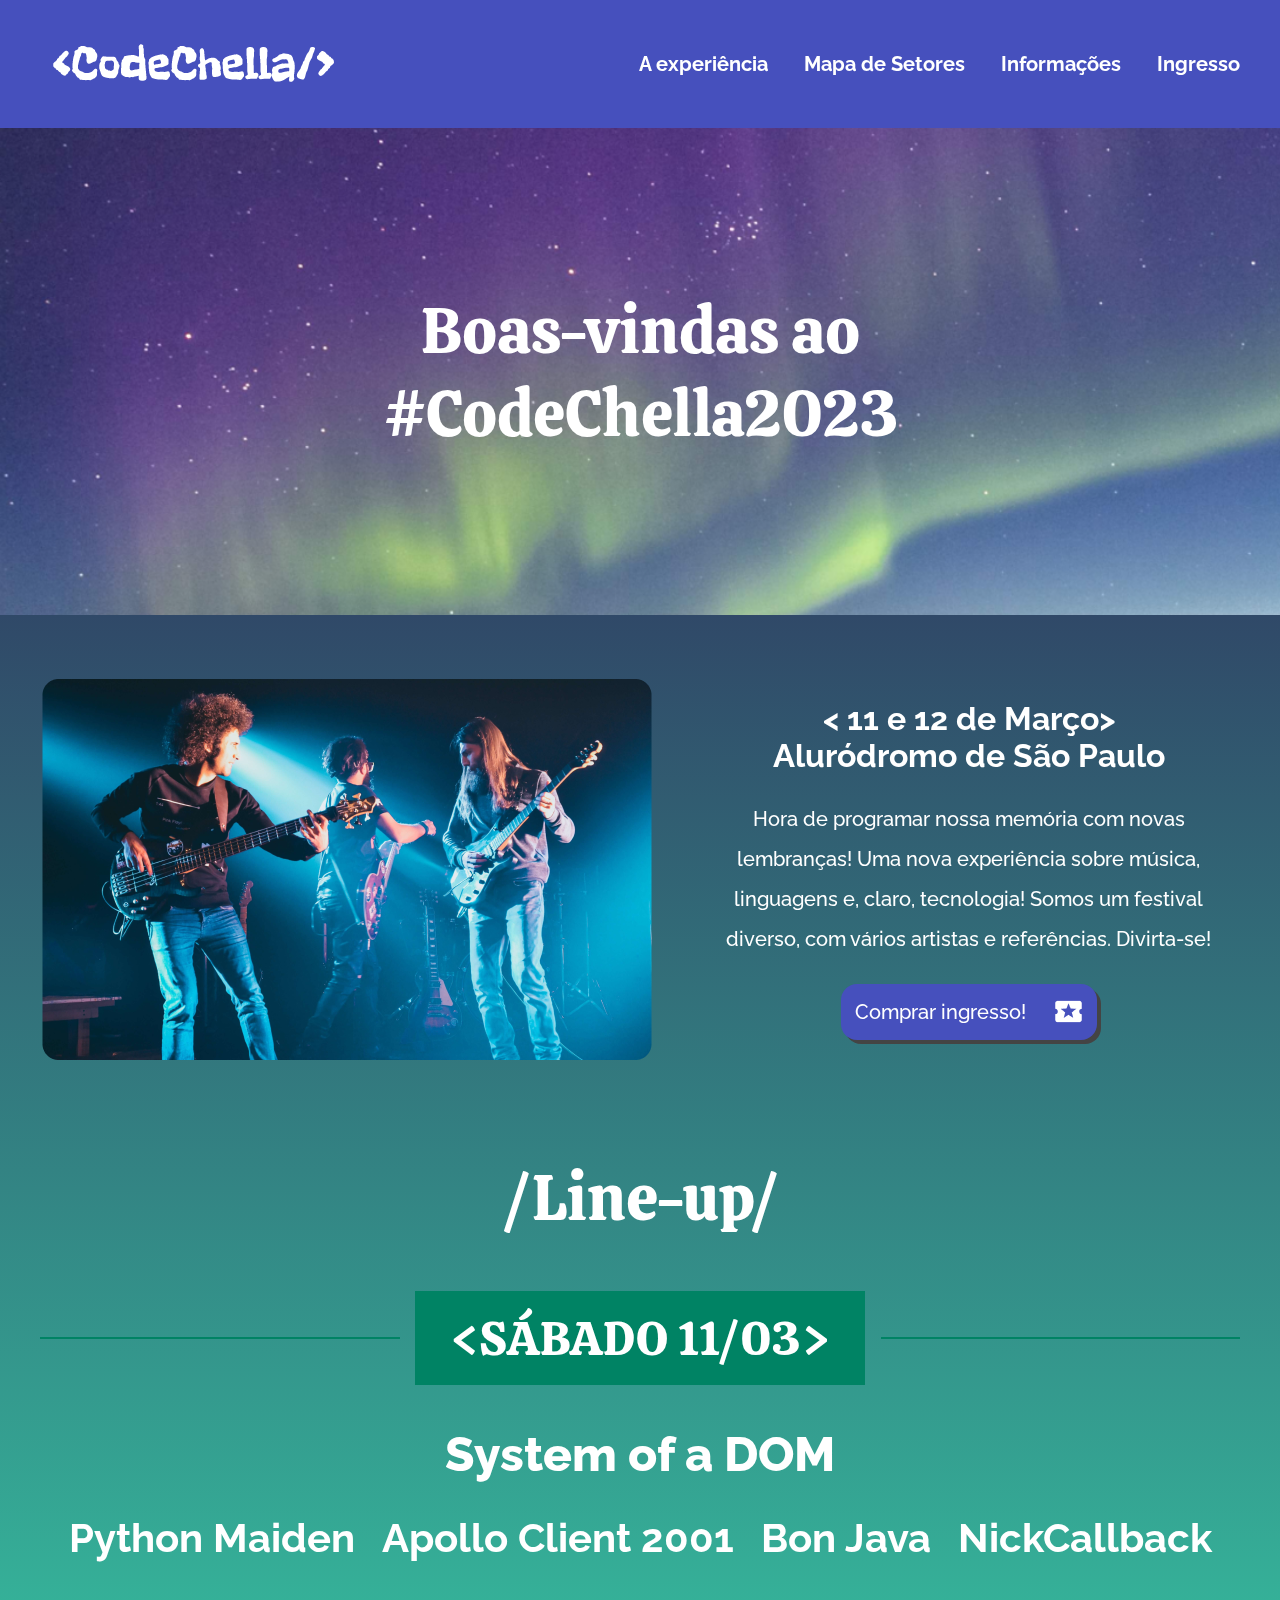
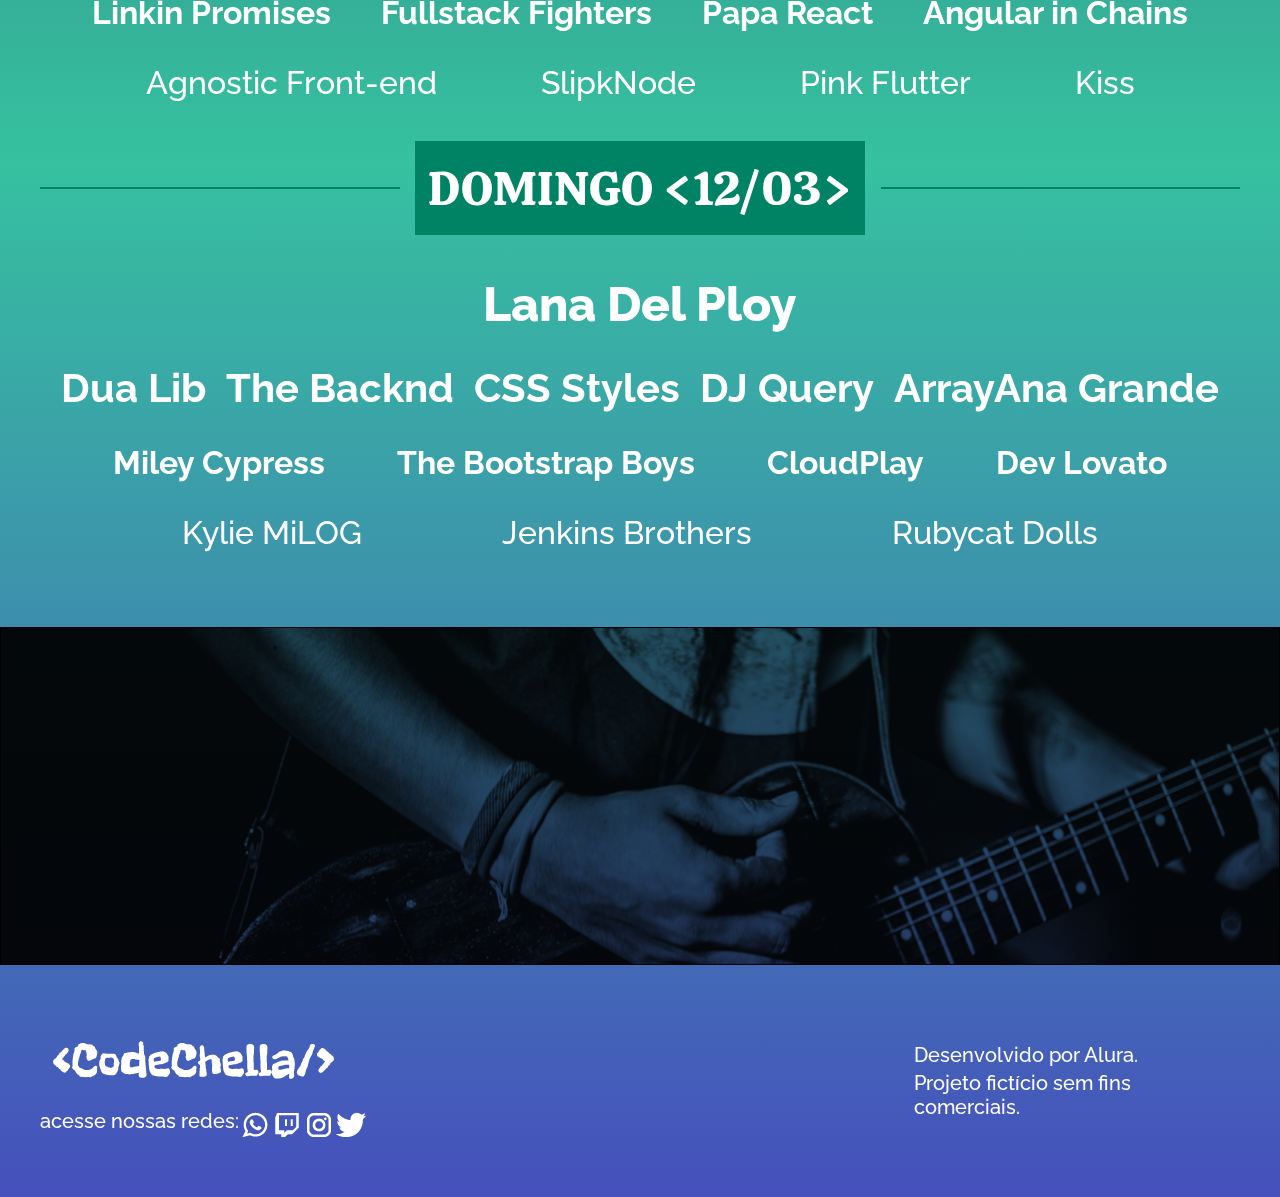
<file: index.html>
<!DOCTYPE html>
<html lang="PT-BR">

<head>
    <meta charset="UTF-8">
    <meta http-equiv="X-UA-Compatible" content="IE=edge">
    <meta name="viewport" content="width=device-width, initial-scale=1.0">
    <link rel="shortcut icon" href="img/Favicon-cinza.png" type="image/x-icon">
    <link rel="stylesheet" href="/Assets/index.css">
    <link href="https://cdn.jsdelivr.net/npm/bootstrap@5.3.0/dist/css/bootstrap.min.css" rel="stylesheet" integrity="sha384-9ndCyUaIbzAi2FUVXJi0CjmCapSmO7SnpJef0486qhLnuZ2cdeRhO02iuK6FUUVM" crossorigin="anonymous">
    <title>CodeChella</title>
</head>

<body>
    <header class="body_cabecalho">
        <div class="body_center">
            <a href="index.html"><img src="/img/Logo-branco.png" alt="Logo da CodeChella"></a>
            <nav class="cabecalho_menu_links">
                <ul>
                    <li><a href="experiencia.html">A experiência</a></li>
                    <li><a href="setores.html">Mapa de Setores</a></li>
                    <li><a href="informacoes.html">Informações</a></li>
                    <li><a href="ingressos.html">Ingresso</a></li>
                </ul>
            </nav>
        </div>
    </header>
    <main>
        <section class="background">
            <!--<img src="Tema Boreal/Desktop/Imagens/1 - Banner - homepage.png" alt="Banner do CodeChella"> -->
            <h1>Boas-vindas ao</h1>
            <p>#CodeChella2023</p>
        </section>
        <section class="main_body">
            <div class="sobre">
                <div class="sobre_first">
                    <img src="Tema Boreal/Desktop/Imagens/1 - Imagem - homepage1.png" alt="">
                    <div class="sobre_text">
                        <h6>
                            < 11 e 12 de Março>
                                <br>Aluródromo de São Paulo
                        </h6>
                        <p>
                            Hora de programar nossa memória com novas lembranças! Uma nova experiência sobre música,
                            linguagens e, claro, tecnologia! Somos um festival diverso, com vários artistas e
                            referências.
                            Divirta-se!
                        </p>

                        <a href="http://">Comprar ingresso! <img
                                src="Tema Boreal/Desktop/Ícones/pngs/ícone ingresso.png"
                                alt=" botão para comprar ingresso"></a>
                    </div>
                </div>
            </div>
            <div class="line-up">
                <h1>/Line-up/</h1>
            </div>
            <section class="lineup_sabado_domingo">
                <div class="lineup_sabado_domingo_title">
                    <div class="line_right"></div>
                    <h3>
                        &lt;SÁBADO 11/03&GT;
                    </h3>
                    <div class="line_left"></div>
                </div>
                <section class="lineup_sabado_domingo_bandas">

                    <h2>
                        System of a DOM
                    </h2>
                    <h5>
                        <p>Python Maiden</p>
                        <p>Apollo Client 2001</p>
                        <p>Bon Java</p>
                        <p>NickCallback</p>
                    </h5>
                    <h6>
                        <p>Linkin Promises</p>
                        <p>Fullstack Fighters</p>
                        <p>Papa React</p>
                        <p>Angular in Chains</p>
                    </h6>
                    <h4>
                        <p>Agnostic Front-end</p>
                        <p>SlipkNode</p>
                        <p>Pink Flutter</p>
                        <p>Kiss</p>
                    </h4>
                </section>
            </section>

            <section class="lineup_sabado_domingo">
                <div class="lineup_sabado_domingo_title">
                    <div class="line_right"></div>
                    <h3>
                        DOMINGO &lt;12/03&GT;
                    </h3>
                    <div class="line_left"></div>
                </div>
                <section class="lineup_sabado_domingo_bandas">

                    <h2>
                        Lana Del Ploy
                    </h2>
                    <h5>
                        <p>Dua Lib</p>
                        <p>The Backnd</p>
                        <p>CSS Styles</p>
                        <p>DJ Query</p>
                        <p>ArrayAna Grande</p>
                    </h5>
                    <h6>
                        <p>Miley Cypress</p>
                        <p>The Bootstrap Boys</p>
                        <p>CloudPlay</p>
                        <p>Dev Lovato</p>
                    </h6>
                    <h4>
                        <p>Kylie MiLOG</p>
                        <p>Jenkins Brothers</p>
                        <p>Rubycat Dolls</p>
                    </h4>
                </section>
            </section>
            <section class="background_img">
            </section>
            <footer class="rodape">
                <div class="rodape_left">
                    <a class="rodape_logo" href="http://"><img src="img/Logo-branco.png" alt="logo CodeChella"></a>
                    <section class="rodape_redes_sociais">
                        <p>acesse nossas redes:</p>
                        <a href="http://"><img src="Tema Boreal/Desktop/Ícones/pngs/Ícones whatsapp.png"
                                alt="WhatsApp"></a>
                        <a href="http://"><img src="Tema Boreal/Desktop/Ícones/pngs/Ícones Twitch.png" alt="Twitch"></a>
                        <a href="http://"><img src="Tema Boreal/Desktop/Ícones/pngs/Ícones Instagram.png"
                                alt="Instagram"></a>
                        <a href="http://"><img src="Tema Boreal/Desktop/Ícones/pngs/Ícones Twitter.png"
                                alt="Twitter"></a>
                    </section>
                </div>
                <section class="rodape_sobre">
                    <p>Desenvolvido por Alura.</p>
                    <p>Projeto fictício sem fins comerciais.</p>
                </section>
            </footer>
        </section>
    </main>
</body>

</html>
</file>
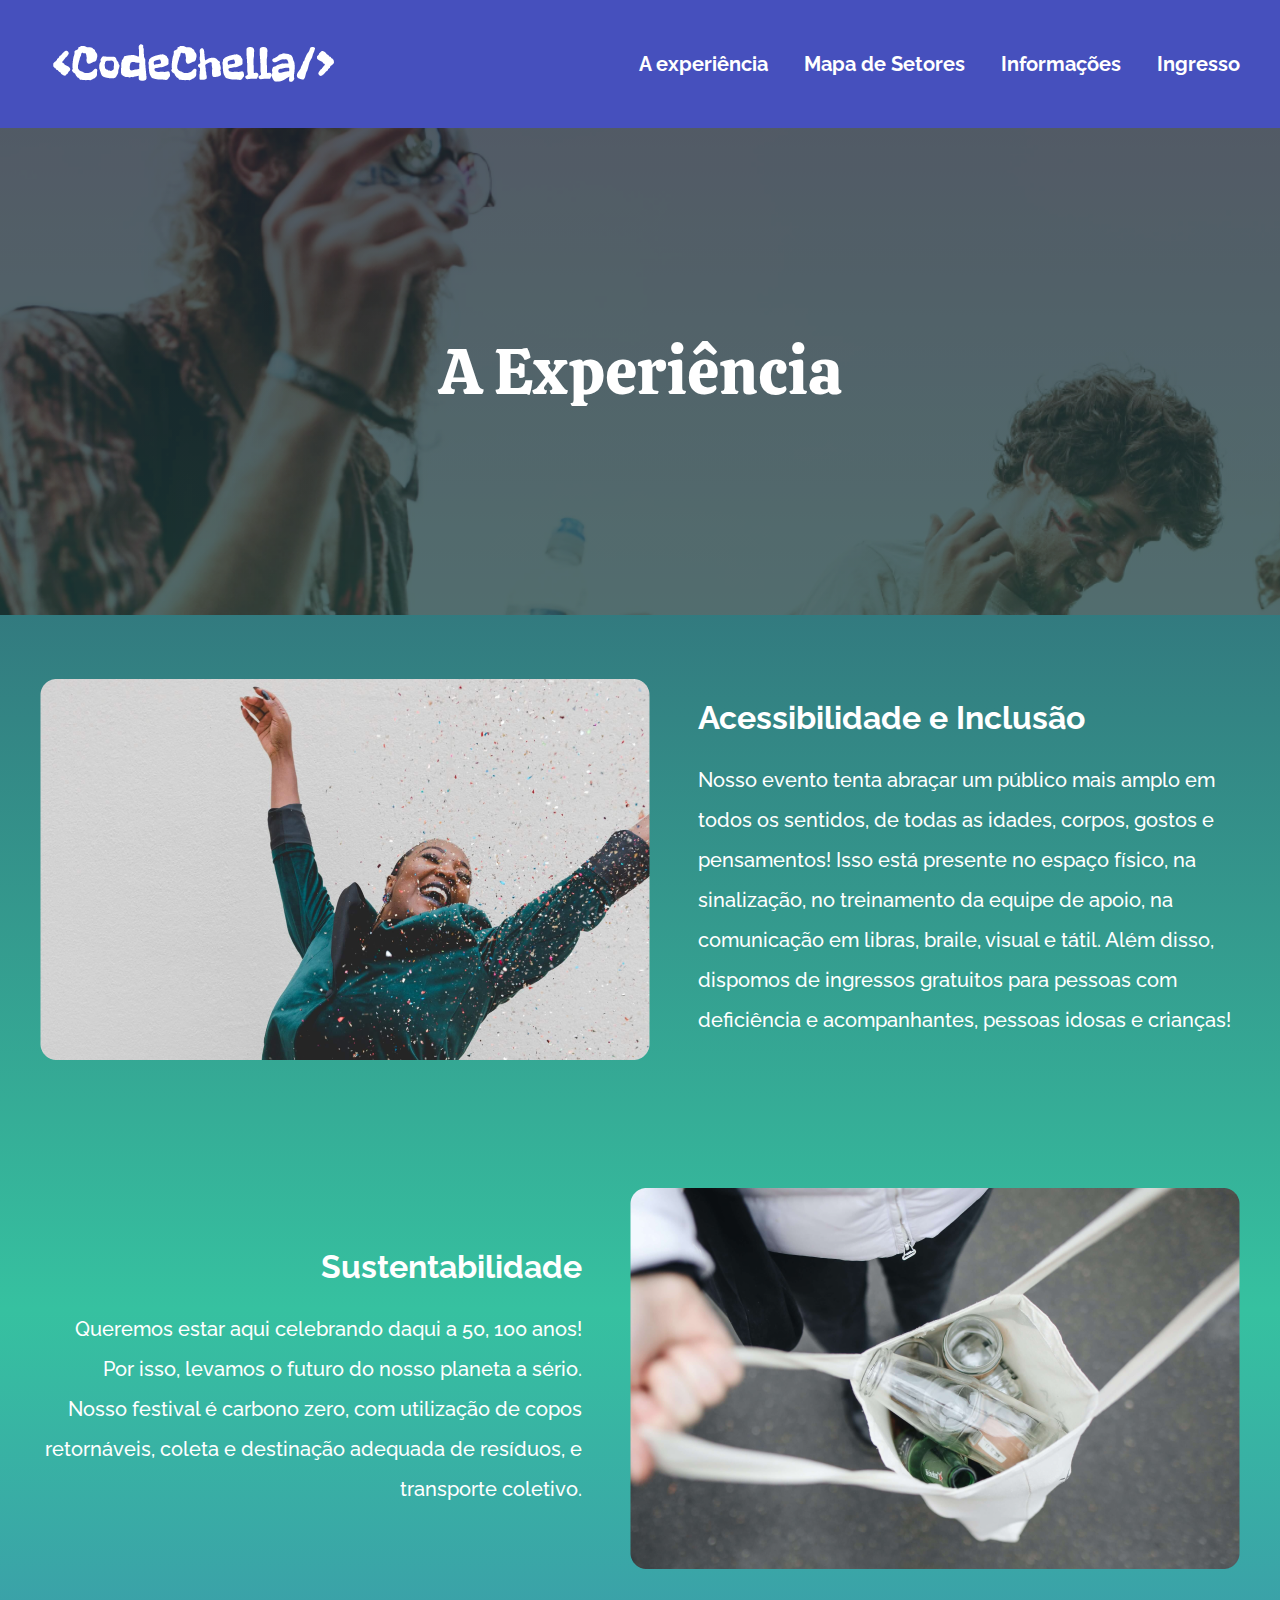
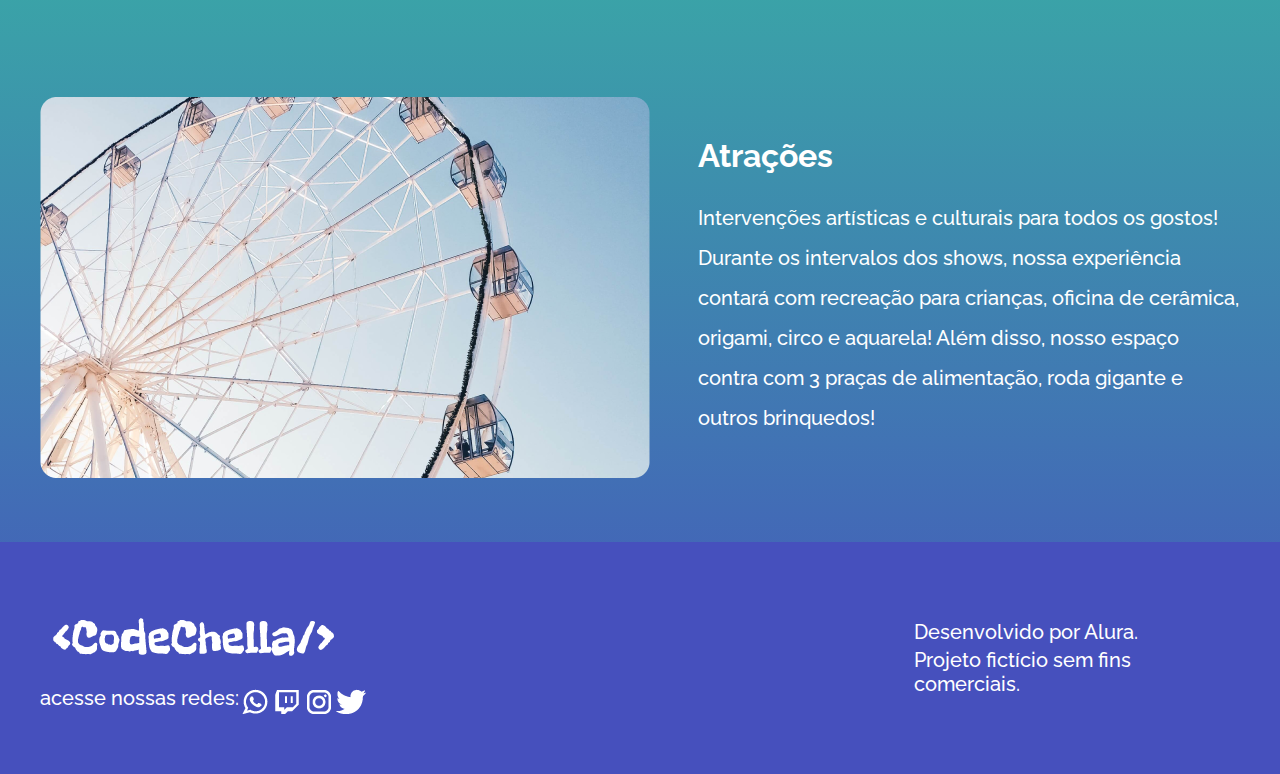
<file: experiencia.html>
<!DOCTYPE html>
<html lang="PT-BR">

<head>
    <meta charset="UTF-8">
    <meta http-equiv="X-UA-Compatible" content="IE=edge">
    <meta name="viewport" content="width=device-width, initial-scale=1.0">
    <link rel="shortcut icon" href="img/Favicon-cinza.png" type="image/x-icon">
    <link rel="stylesheet" href="/Assets/index.css">
    <link rel="stylesheet" href="/Assets/experiencia.css">
    <title>Experiência</title>
</head>

<body>
    <header class="body_cabecalho">
        <div class="body_center">
            <a href="index.html"><img src="/img/Logo-branco.png" alt="Logo da CodeChella"></a>
            <nav class="cabecalho_menu_links">
                <ul>
                    <li><a href="experiencia.html">A experiência</a></li>
                    <li><a href="setores.html">Mapa de Setores</a></li>
                    <li><a href="">Informações</a></li>
                    <li><a href="">Ingresso</a></li>
                </ul>
            </nav>
        </div>
    </header>
    <main>
        <section class="main_body">
            <section class="background">
                <!--<img src="Tema Boreal/Desktop/Imagens/1 - Banner - homepage.png" alt="Banner do CodeChella"> -->
                <h1>A Experiência</h1>
            </section>
            <section class="acessibilidade section">
                <img src="Tema Boreal/Desktop/Imagens/2 - A Experiência1.png"
                    alt="No CodeChella tem acessibilidade e inclusao" />
                <div>
                    <h6>Acessibilidade e Inclusão</h6>
                    <p>
                        Nosso evento tenta abraçar um público mais amplo em todos os sentidos, de todas as idades,
                        corpos,
                        gostos e pensamentos! Isso está presente no espaço físico, na sinalização, no treinamento da
                        equipe
                        de apoio, na comunicação em libras, braile, visual e tátil. Além disso, dispomos de ingressos
                        gratuitos para pessoas com deficiência e acompanhantes, pessoas idosas e crianças!
                    </p>
                </div>
            </section>
            <section class="sustentabilidade section">
                <div>
                    <h6>Sustentabilidade</h6>
                    <p>
                        Queremos estar aqui celebrando daqui a 50, 100 anos! Por isso, levamos o futuro do nosso planeta
                        a
                        sério. Nosso festival é carbono zero, com utilização de copos retornáveis, coleta e destinação
                        adequada de resíduos, e transporte coletivo.
                    </p>
                </div>
                <img src="Tema Boreal/Desktop/Imagens/2 - A Experiência2.png"
                    alt="No CodeChella tem acessibilidade e inclusao" />
            </section>
            <section class="atracoes section">
                <img src="Tema Boreal/Desktop/Imagens/2 - A Experiência3.png"
                    alt="No CodeChella tem acessibilidade e inclusao" />
                <div>
                    <h6>Atrações</h6>
                    <p>
                        Intervenções artísticas e culturais para todos os gostos! Durante os intervalos dos shows, nossa
                        experiência contará com recreação para crianças, oficina de cerâmica, origami, circo e aquarela!
                        Além disso, nosso espaço contra com 3 praças de alimentação, roda gigante e outros brinquedos!
                    </p>
                </div>
            </section>
            <div class="content-footer">
                <footer class="rodape">
                    <div class="rodape_left">
                        <a class="rodape_logo" href="http://"><img src="img/Logo-branco.png" alt="logo CodeChella"></a>
                        <section class="rodape_redes_sociais">
                            <p>acesse nossas redes:</p>
                            <a href="http://"><img src="Tema Boreal/Desktop/Ícones/pngs/Ícones whatsapp.png"
                                    alt="WhatsApp"></a>
                            <a href="http://"><img src="Tema Boreal/Desktop/Ícones/pngs/Ícones Twitch.png"
                                    alt="Twitch"></a>
                            <a href="http://"><img src="Tema Boreal/Desktop/Ícones/pngs/Ícones Instagram.png"
                                    alt="Instagram"></a>
                            <a href="http://"><img src="Tema Boreal/Desktop/Ícones/pngs/Ícones Twitter.png"
                                    alt="Twitter"></a>
                        </section>
                    </div>
                    <section class="rodape_sobre">
                        <p>Desenvolvido por Alura.</p>
                        <p>Projeto fictício sem fins comerciais.</p>
                    </section>
                </footer>
            </div>
        </section>
    </main>
</body>
</file>
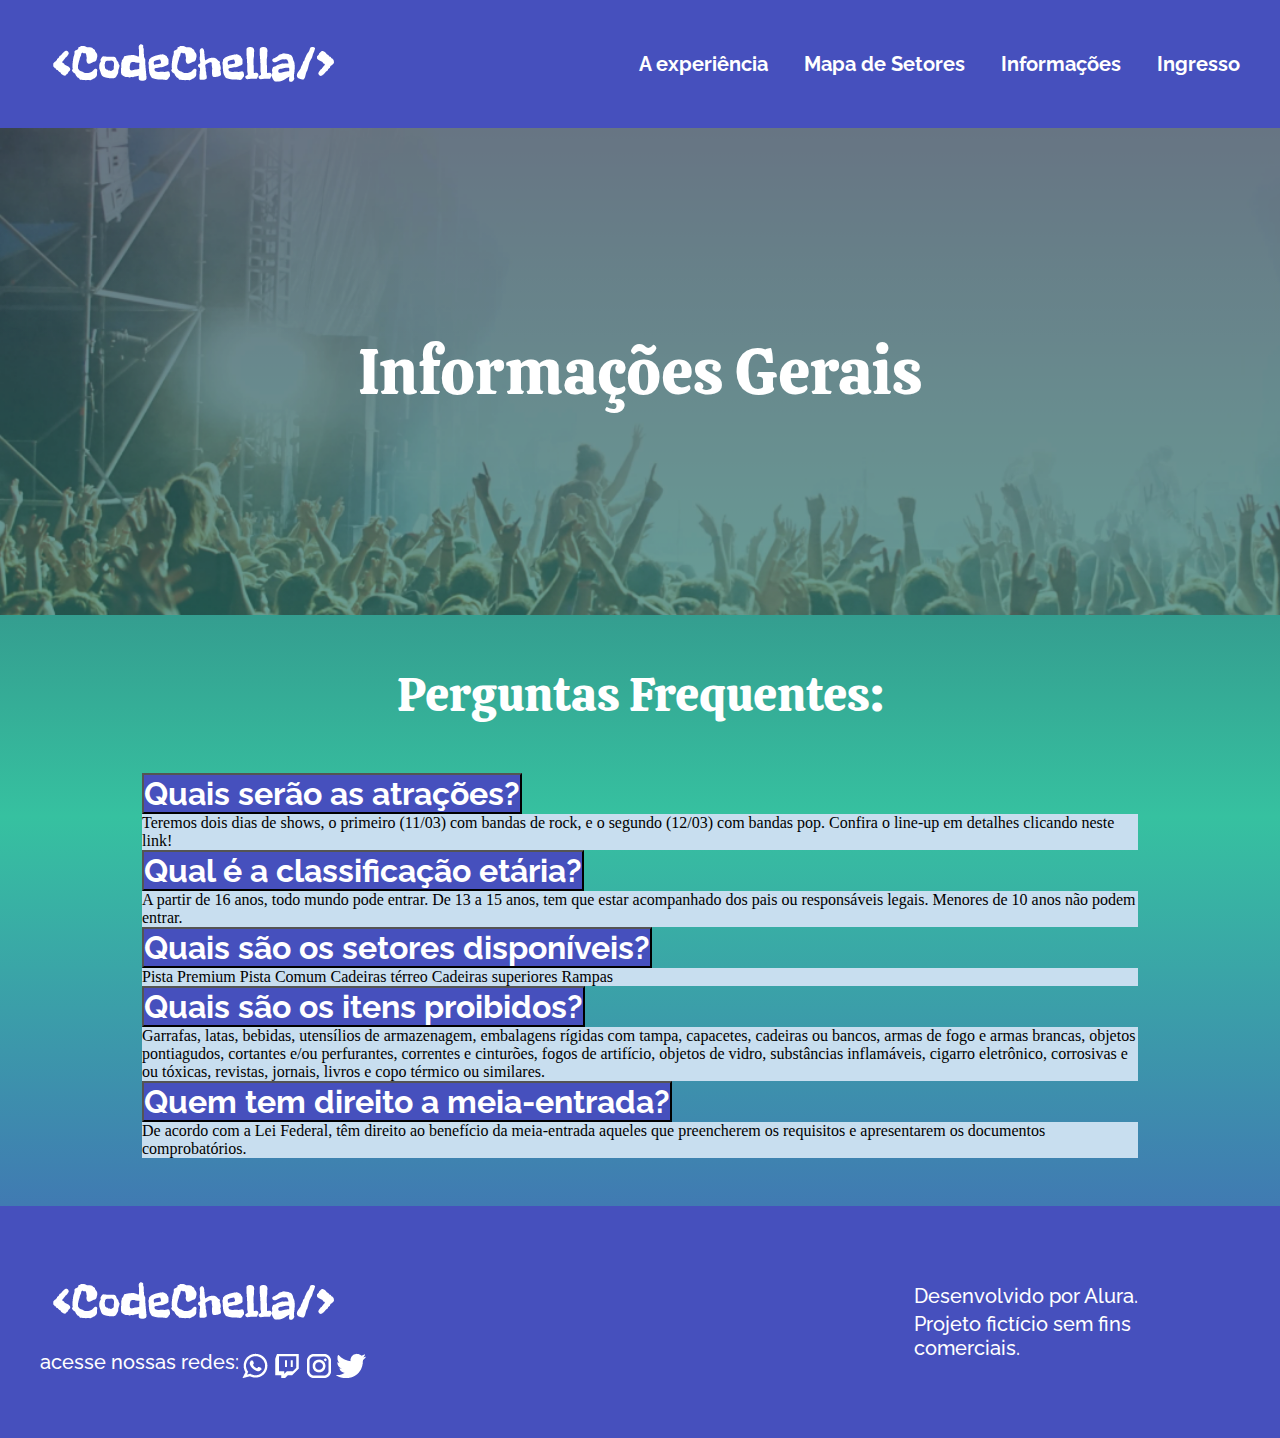
<file: informacoes.html>
<!DOCTYPE html>
<html lang="PT-BR">

<head>
    <meta charset="UTF-8">
    <meta http-equiv="X-UA-Compatible" content="IE=edge">
    <meta name="viewport" content="width=device-width, initial-scale=1.0">
    <link rel="shortcut icon" href="img/Favicon-cinza.png" type="image/x-icon">
    <link rel="stylesheet" href="/Assets/index.css">
    <link rel="stylesheet" href="/Assets/experiencia.css">
    <link rel="stylesheet" href="/Assets/setores.css">
    <link rel="stylesheet" href="/Assets/informacoes.css">
    <link href="https://cdn.jsdelivr.net/npm/bootstrap@5.3.0/dist/css/bootstrap.min.css" rel="stylesheet" integrity="sha384-9ndCyUaIbzAi2FUVXJi0CjmCapSmO7SnpJef0486qhLnuZ2cdeRhO02iuK6FUUVM" crossorigin="anonymous">
    <title>Setores</title>
</head>

<body>
    <header class="body_cabecalho">
        <div class="body_center">
            <a href="index.html"><img src="/img/Logo-branco.png" alt="Logo da CodeChella"></a>
            <nav class="cabecalho_menu_links">
                <ul>
                    <li><a href="experiencia.html">A experiência</a></li>
                    <li><a href="setores.html">Mapa de Setores</a></li>
                    <li><a href="informacoes.html">Informações</a></li>
                    <li><a href="ingressos.html">Ingresso</a></li>
                </ul>
            </nav>
        </div>
    </header>
    <main>
        <section class="main_body">
            <section class="background setores">
                <!--<img src="Tema Boreal/Desktop/Imagens/1 - Banner - homepage.png" alt="Banner do CodeChella"> -->
                <h1>Informações Gerais</h1>
            </section>
            <h3 class="info_titulo">Perguntas Frequentes:</h3>
            <div class="accordion" id="accordionPanelsStayOpenExample">
                <div class="accordion-item">
                  <h2 class="accordion-header">
                    <button class="accordion-button" type="button" data-bs-toggle="collapse" data-bs-target="#panelsStayOpen-collapseOne" aria-expanded="true" aria-controls="panelsStayOpen-collapseOne">
                        <p class="btn_font">Quais serão as atrações?</p>
                    </button>
                  </h2>
                  <div id="panelsStayOpen-collapseOne" class="accordion-collapse collapse show">
                    <div class="accordion-body">
                        Teremos dois dias de shows, o primeiro (11/03) com bandas de rock, e o segundo (12/03) com bandas pop. Confira o line-up em detalhes clicando neste link!
                    </div>
                  </div>
                </div>
                <div class="accordion-item">
                  <h2 class="accordion-header">
                    <button class="accordion-button collapsed" type="button" data-bs-toggle="collapse" data-bs-target="#panelsStayOpen-collapseTwo" aria-expanded="false" aria-controls="panelsStayOpen-collapseTwo">
                        <p class="btn_font">Qual é a classificação etária?</p>
                    </button>
                  </h2>
                  <div id="panelsStayOpen-collapseTwo" class="accordion-collapse collapse">
                    <div class="accordion-body">
                      A partir de 16 anos, todo mundo pode entrar. De 13 a 15 anos, tem que estar acompanhado dos pais ou responsáveis legais. Menores de 10 anos não podem entrar.
                    </div>
                  </div>
                </div>
                <div class="accordion-item">
                  <h2 class="accordion-header">
                    <button class="accordion-button collapsed" type="button" data-bs-toggle="collapse" data-bs-target="#panelsStayOpen-collapseThree" aria-expanded="false" aria-controls="panelsStayOpen-collapseThree">
                        <p class="btn_font">Quais são os setores disponíveis?</p>
                    </button>
                  </h2>
                  <div id="panelsStayOpen-collapseThree" class="accordion-collapse collapse">
                    <div class="accordion-body">
                      Pista Premium
                      Pista Comum
                      Cadeiras térreo
                      Cadeiras superiores
                      Rampas
                    </div>
                  </div>
                </div>
                <div class="accordion-item">
                    <h2 class="accordion-header">
                      <button class="accordion-button collapsed" type="button" data-bs-toggle="collapse" data-bs-target="#panelsStayOpen-collapseFour" aria-expanded="false" aria-controls="panelsStayOpen-collapseFour">
                        <p class="btn_font">Quais são os itens proibidos?</p>
                      </button>
                    </h2>
                    <div id="panelsStayOpen-collapseFour" class="accordion-collapse collapse">
                      <div class="accordion-body">
                        Garrafas, latas, bebidas, utensílios de armazenagem, embalagens rígidas com tampa, capacetes, cadeiras ou bancos, armas de fogo e armas brancas, objetos pontiagudos, cortantes e/ou perfurantes, correntes e cinturões, fogos de artifício, objetos de vidro, substâncias inflamáveis, cigarro eletrônico, corrosivas e ou tóxicas, revistas, jornais, livros e copo térmico ou similares.
                      </div>
                    </div>
                  </div>
                  <div class="accordion-item">
                    <h2 class="accordion-header">
                      <button class="accordion-button collapsed" type="button" data-bs-toggle="collapse" data-bs-target="#panelsStayOpen-collapseFive" aria-expanded="false" aria-controls="panelsStayOpen-collapseFive">
                        <p class="btn_font">Quem tem direito a meia-entrada?</p>
                      </button>
                    </h2>
                    <div id="panelsStayOpen-collapseFive" class="accordion-collapse collapse">
                      <div class="accordion-body">
                        De acordo com a Lei Federal, têm direito ao benefício da meia-entrada aqueles que preencherem os requisitos e apresentarem os documentos comprobatórios.
                      </div>
                    </div>
                  </div>
              </div>
        

            <div class="content-footer">
                <footer class="rodape">
                    <div class="rodape_left">
                        <a class="rodape_logo" href="http://"><img src="img/Logo-branco.png" alt="logo CodeChella"></a>
                        <section class="rodape_redes_sociais">
                            <p>acesse nossas redes:</p>
                            <a href="http://"><img src="Tema Boreal/Desktop/Ícones/pngs/Ícones whatsapp.png"
                                    alt="WhatsApp"></a>
                            <a href="http://"><img src="Tema Boreal/Desktop/Ícones/pngs/Ícones Twitch.png"
                                    alt="Twitch"></a>
                            <a href="http://"><img src="Tema Boreal/Desktop/Ícones/pngs/Ícones Instagram.png"
                                    alt="Instagram"></a>
                            <a href="http://"><img src="Tema Boreal/Desktop/Ícones/pngs/Ícones Twitter.png"
                                    alt="Twitter"></a>
                        </section>
                    </div>
                    <section class="rodape_sobre">
                        <p>Desenvolvido por Alura.</p>
                        <p>Projeto fictício sem fins comerciais.</p>
                    </section>
                </footer>
            </div>
        </section>
    </main>
    <script src="https://cdn.jsdelivr.net/npm/bootstrap@5.3.0/dist/js/bootstrap.bundle.min.js" integrity="sha384-geWF76RCwLtnZ8qwWowPQNguL3RmwHVBC9FhGdlKrxdiJJigb/j/68SIy3Te4Bkz" crossorigin="anonymous"></script>
</body>
</file>
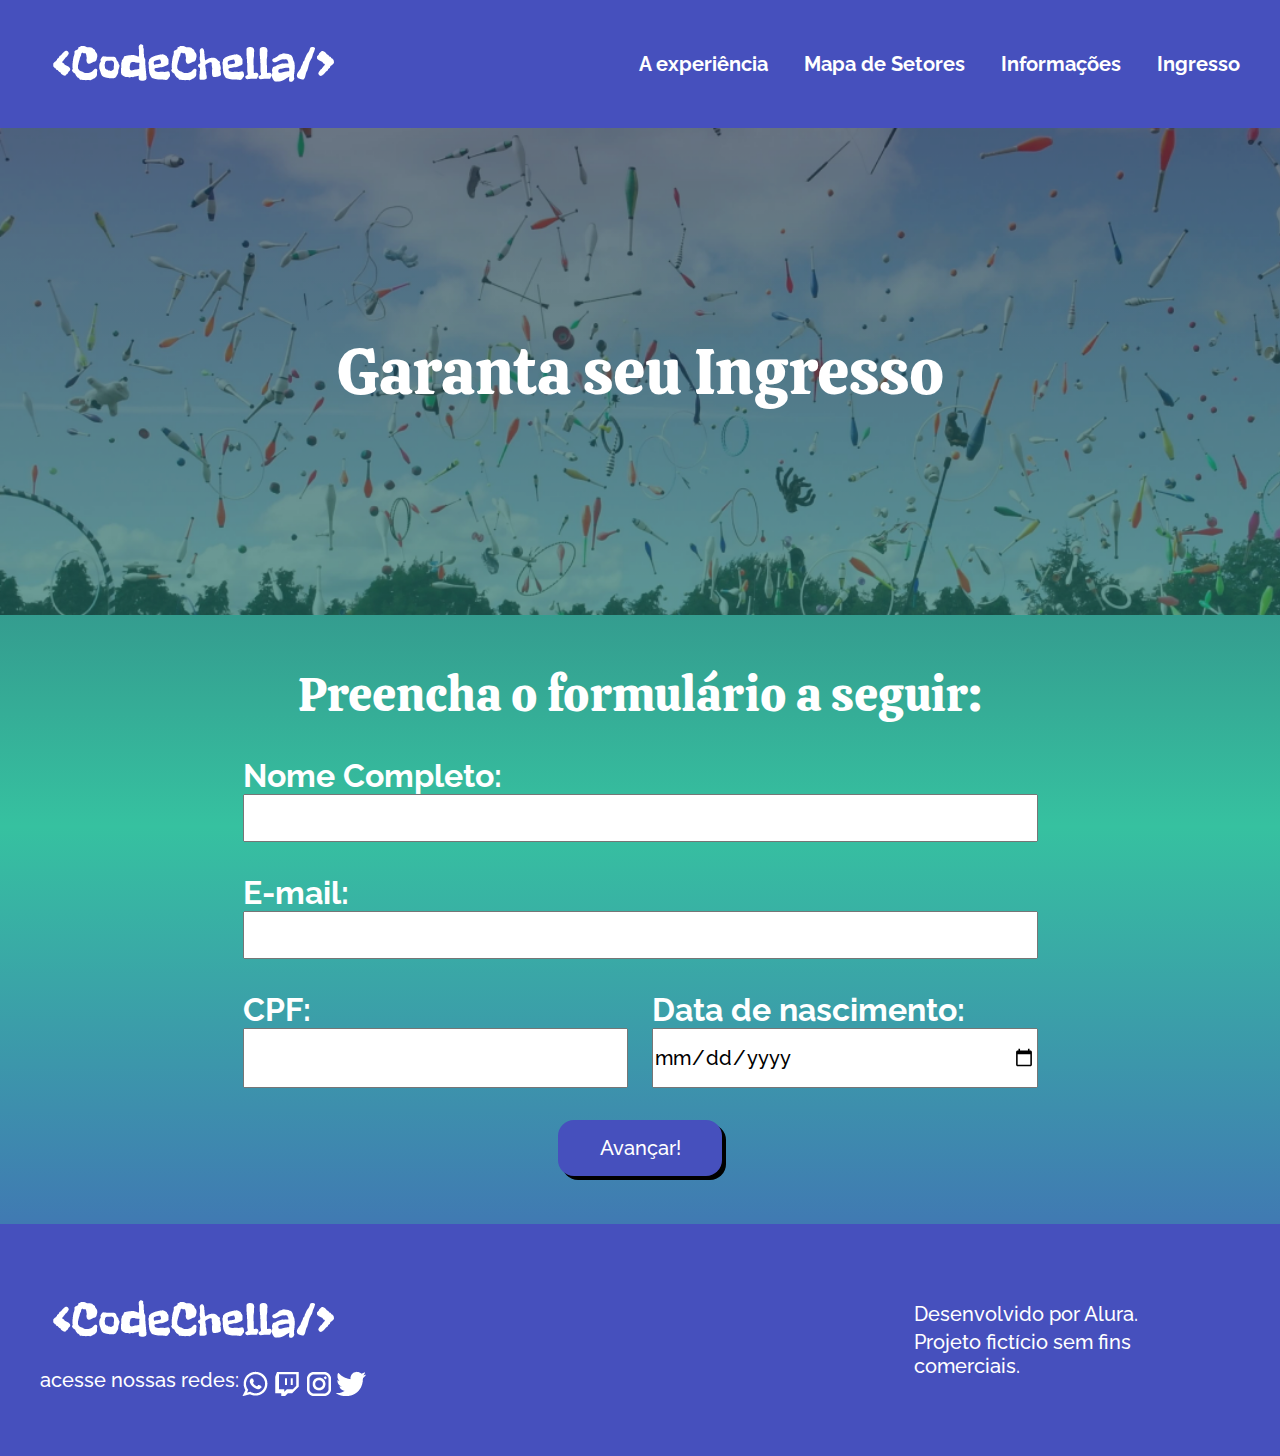
<file: ingressos.html>
<!DOCTYPE html>
<html lang="PT-BR">

<head>
    <meta charset="UTF-8">
    <meta http-equiv="X-UA-Compatible" content="IE=edge">
    <meta name="viewport" content="width=device-width, initial-scale=1.0">
    <link rel="shortcut icon" href="img/Favicon-cinza.png" type="image/x-icon">
    <link rel="stylesheet" href="/Assets/index.css">
    <link rel="stylesheet" href="/Assets/experiencia.css">
    <link rel="stylesheet" href="/Assets/setores.css">
    <link rel="stylesheet" href="/Assets/informacoes.css">
    <link rel="stylesheet" href="/Assets/ingresso.css">
    <title>ingressos</title>
</head>

<body>
    <header class="body_cabecalho">
        <div class="body_center">
            <a href="index.html"><img src="/img/Logo-branco.png" alt="Logo da CodeChella"></a>
            <nav class="cabecalho_menu_links">
                <ul>
                    <li><a href="experiencia.html">A experiência</a></li>
                    <li><a href="setores.html">Mapa de Setores</a></li>
                    <li><a href="informacoes.html">Informações</a></li>
                    <li><a href="ingressos.html">Ingresso</a></li>
                </ul>
            </nav>
        </div>
    </header>
    <main>
        <section class="main_body">
            <section class="background setores">
                <!--<img src="Tema Boreal/Desktop/Imagens/1 - Banner - homepage.png" alt="Banner do CodeChella"> -->
                <h1>Garanta seu Ingresso</h1>
            </section>

            <section class="formulario">
                <h3>Preencha o formulário a seguir:</h3>

                <form class="form" action="">
                    <div class="contato">
                        <p><label for="nome">Nome Completo:</label></p>
                        <input type="text" name="nome" id="nome" required>
                        
                        <p><label for="email">E-mail:</label></p>
                        <input type="email" name="email" id="email" required>
                    </div>    
                    <div class="dados">
                        <div class="cpf">
                            <p><label for="cpf">CPF:</label></p>
                            <input type="text" name="cpf" id="cpf">
                        </div>

                        <div class="data">
                            <p><label for="nascimento">Data de nascimento:</label></p>
                            <input type="date" name="nascimento" id="nascimento">
                        </div>
                    </div>
                        
                    <input class="btn" type="submit" value="Avançar!">
                    
                </form>

            </section>

            <div class="content-footer">
                <footer class="rodape">
                    <div class="rodape_left">
                        <a class="rodape_logo" href="http://"><img src="img/Logo-branco.png" alt="logo CodeChella"></a>
                        <section class="rodape_redes_sociais">
                            <p>acesse nossas redes:</p>
                            <a href="http://"><img src="Tema Boreal/Desktop/Ícones/pngs/Ícones whatsapp.png"
                                    alt="WhatsApp"></a>
                            <a href="http://"><img src="Tema Boreal/Desktop/Ícones/pngs/Ícones Twitch.png"
                                    alt="Twitch"></a>
                            <a href="http://"><img src="Tema Boreal/Desktop/Ícones/pngs/Ícones Instagram.png"
                                    alt="Instagram"></a>
                            <a href="http://"><img src="Tema Boreal/Desktop/Ícones/pngs/Ícones Twitter.png"
                                    alt="Twitter"></a>
                        </section>
                    </div>
                    <section class="rodape_sobre">
                        <p>Desenvolvido por Alura.</p>
                        <p>Projeto fictício sem fins comerciais.</p>
                    </section>
                </footer>
            </div>
        </section>
    </main>
</body>
</file>
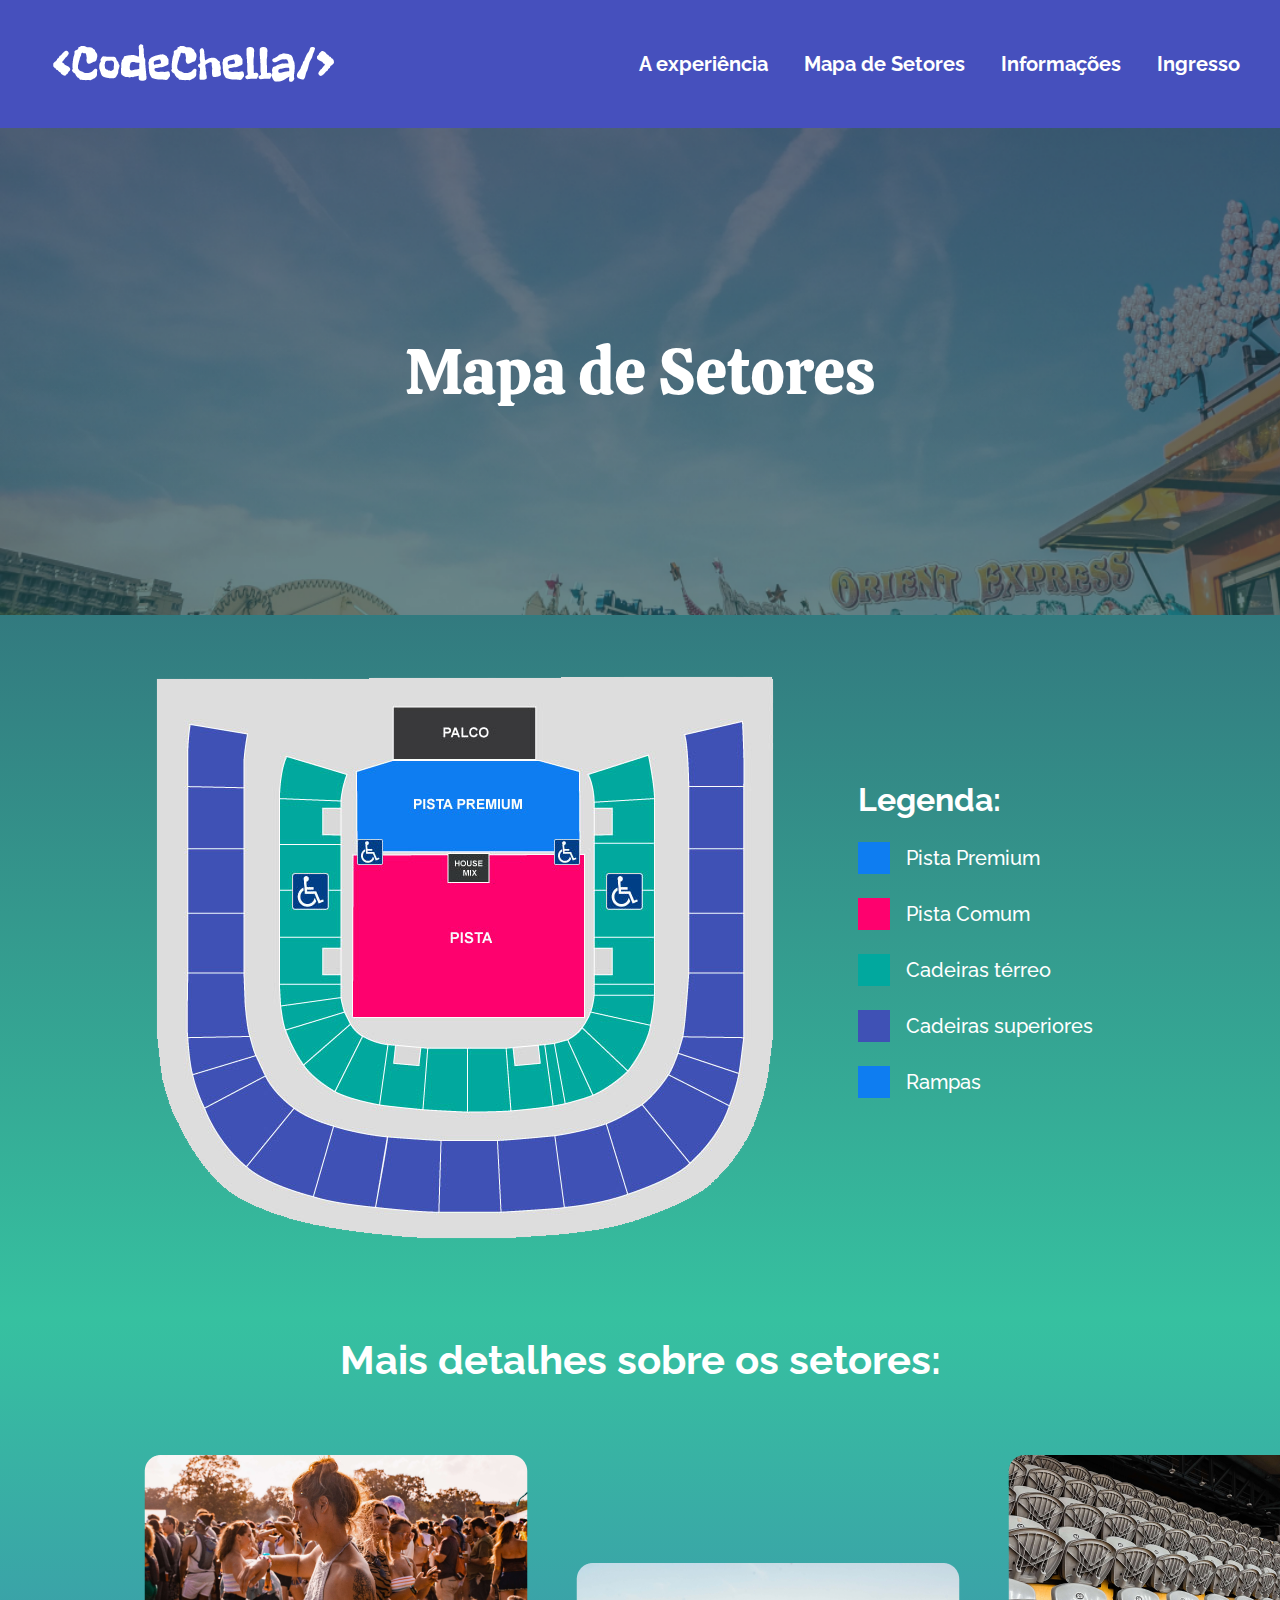
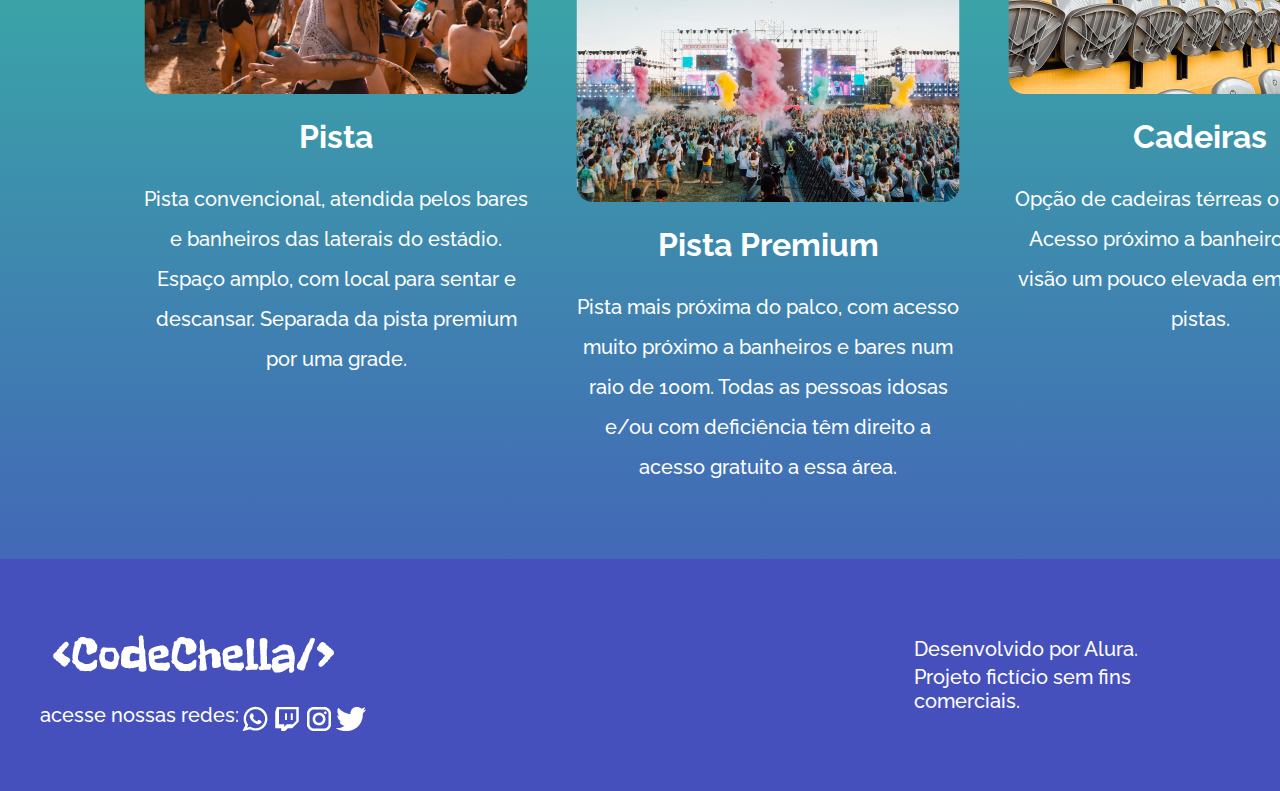
<file: setores.html>
<!DOCTYPE html>
<html lang="PT-BR">

<head>
    <meta charset="UTF-8">
    <meta http-equiv="X-UA-Compatible" content="IE=edge">
    <meta name="viewport" content="width=device-width, initial-scale=1.0">
    <link rel="shortcut icon" href="img/Favicon-cinza.png" type="image/x-icon">
    <link rel="stylesheet" href="/Assets/index.css">
    <link rel="stylesheet" href="/Assets/experiencia.css">
    <link rel="stylesheet" href="/Assets/setores.css">
    <title>Setores</title>
</head>

<body>
    <header class="body_cabecalho">
        <div class="body_center">
            <a href="index.html"><img src="/img/Logo-branco.png" alt="Logo da CodeChella"></a>
            <nav class="cabecalho_menu_links">
                <ul>
                    <li><a href="experiencia.html">A experiência</a></li>
                    <li><a href="setores.html">Mapa de Setores</a></li>
                    <li><a href="informacoes.html">Informações</a></li>
                    <li><a href="ingressos.html">Ingresso</a></li>
                </ul>
            </nav>
        </div>
    </header>
    <main>
        <section class="main_body">
            <section class="background setores">
                <!--<img src="Tema Boreal/Desktop/Imagens/1 - Banner - homepage.png" alt="Banner do CodeChella"> -->
                <h1>Mapa de Setores</h1>
            </section>
            <section class="lugares">
                <img src="Tema Boreal/Desktop/Imagens/3 - Mapa setores 1.png" alt="Mapa de Setores">
                <ul class="descricao">
                    <h6>Legenda:</h6>

                    <li><span class="azul"></span>Pista Premium</li>
                    <li><span class="rosa"></span>Pista Comum</li>
                    <li><span class="verde"></span>Cadeiras térreo</li>
                    <li><span class="roxo"></span>Cadeiras superiores</li>
                    <li><span class="ciano"></span>Rampas</li>
                </ul>
            </section>
            <section class="detalhes">
                <h5 class="detalhes_titulo">Mais detalhes sobre os setores:</h5>
                <div class="detalhes_div">
                <div class="detalhes_info">
                    <img src="Tema Boreal/Desktop/Imagens/3 - Mapa setores 2.png" alt="Pista">
                    <h6 class="detalhes_subtitulo">Pista</h6>
                    <p class="detalhes_paragrafo">
                        Pista convencional, atendida pelos bares e banheiros das laterais do estádio. Espaço amplo, com
                        local para sentar e descansar. Separada da pista premium por uma grade.
                    </p>
                </div>

                <div class="detalhes_info detalhes_order">
                    <img src="Tema Boreal/Desktop/Imagens/3 - Mapa setores 3.png" alt="Pista Premium">
                    <h6 class="detalhes_subtitulo">Pista Premium</h6>
                    <p class="detalhes_paragrafo">
                        Pista mais próxima do palco, com acesso muito próximo a banheiros e bares num raio de 100m.
                        Todas as pessoas idosas e/ou com deficiência têm direito a acesso gratuito a essa área.
                    </p>
                </div>

                <div class="detalhes_info">
                    <img src="Tema Boreal/Desktop/Imagens/3 - Mapa setores 4.png" alt="Cadeiras">
                    <h6 class="detalhes_subtitulo">Cadeiras</h6>
                    <p class="detalhes_paragrafo">
                        Opção de cadeiras térreas ou elevadas. Acesso próximo a banheiros e bares, visão um pouco
                        elevada em relação às pistas.
                    </p>
                </div>
            </div>
            </section>

            <div class="content-footer">
                <footer class="rodape">
                    <div class="rodape_left">
                        <a class="rodape_logo" href="http://"><img src="img/Logo-branco.png" alt="logo CodeChella"></a>
                        <section class="rodape_redes_sociais">
                            <p>acesse nossas redes:</p>
                            <a href="http://"><img src="Tema Boreal/Desktop/Ícones/pngs/Ícones whatsapp.png"
                                    alt="WhatsApp"></a>
                            <a href="http://"><img src="Tema Boreal/Desktop/Ícones/pngs/Ícones Twitch.png"
                                    alt="Twitch"></a>
                            <a href="http://"><img src="Tema Boreal/Desktop/Ícones/pngs/Ícones Instagram.png"
                                    alt="Instagram"></a>
                            <a href="http://"><img src="Tema Boreal/Desktop/Ícones/pngs/Ícones Twitter.png"
                                    alt="Twitter"></a>
                        </section>
                    </div>
                    <section class="rodape_sobre">
                        <p>Desenvolvido por Alura.</p>
                        <p>Projeto fictício sem fins comerciais.</p>
                    </section>
                </footer>
            </div>
        </section>
    </main>
</body>
</file>
<file: Assets/index.css>
@import url('https://fonts.googleapis.com/css2?family=Calistoga&family=Raleway:wght@500;600;700;800&display=swap');
/*
font-family: 'Calistoga', cursive;
font-family: 'Raleway', sans-serif;

font-style
font-variant
font-weight
font-size/line-height
font-family

*/

:root {
    --font-family-title: 'Calistoga', cursive;
    --font-family-text: 'Raleway', sans-serif;
    --color-font: #FFF;
    --color-header-footer-button-cordeon: #4650BD;
    --color-call: #008364;
    --color-body: linear-gradient(180deg, #304968 0%, #36C1A0 52.6%, #4650BD 100%);
    --font-p: 500 1.25rem 'Raleway';
    --font-menu: 700 1.25rem 'Raleway';
    --font-h1: 64px 'Calistoga';
    --font-h2: 800 3rem 'Raleway';
    --font-h3: 3rem 'Calistoga';
    --font-h4: 500 2rem 'Raleway';
    --font-h5: 700 2.5rem 'Raleway';
    --font-h6: 700 2rem 'Raleway';

}

* {
    padding: 0;
    margin: 0;
    text-decoration: none;
    list-style: none;
    box-sizing: border-box;
}

.cabecalho_menu_links a{
    text-decoration:  none;
}

.main_body a{
    text-decoration:  none;
}

body {
    width: 100%;

}

.body_cabecalho {
    background-color: var(--color-header-footer-button-cordeon);
    height: 8rem;
    width: 100%;
}

.body_center {
    width: 75rem;
    height: 128px;
    margin: 0 auto;
    display: flex;
    justify-content: space-between;
    align-items: center;
}

.cabecalho_menu_links li {
    margin-left: 2rem;
    display: inline-flex;
}

.cabecalho_menu_links a {
    font: var(--font-menu);
    color: var(--color-font);
    position: relative;
}

.cabecalho_menu_links a::after {
    content: "";
    width: 0%;
    height: 0.25rem;
    background-color: var(--color-font);
    position: absolute;
    bottom: 0;
    left: 0;
    transition: 0.5s ease-in-out;
}

.cabecalho_menu_links a:hover::after {
    font: var(--font-menu);
    width: 100%;
}

/*
.background img {
    width: 100vw;
}
*/

.background {
    display: flex;
    align-items: center;
    flex-direction: column;
    justify-content: center;
}

.background {
    background: url("../Tema Boreal/Desktop/Imagens/1 - Banner - homepage.png");
    background-repeat: no-repeat;
    background-size: cover;
    height: 487px;
}

.background h1,
p {
    font: var(--font-h1);
    color: var(--color-font)
}

.main_body {
    background: var(--color-body);
    height: 100%;
}

.sobre {
    height: 509px;
    display: flex;
    align-items: center;
}

.sobre .sobre_first {
    width: 1197px;
    height: 381px;
    margin: 0 auto;
    display: flex;
    align-items: center;
    justify-content: space-between;
}

.sobre .sobre_first .sobre_text {
    width: 540px;
    height: 340px;
}

.sobre .sobre_first .sobre_text {
    width: 540px;
    height: 340px;
    display: flex;
    align-items: center;
    flex-direction: column;
    justify-content: space-between;
}

.sobre .sobre_first .sobre_text h6 {
    font: var(--font-h6);
    color: var(--color-font);
    text-align: center;
}

.sobre .sobre_first .sobre_text p {
    font: var(--font-p);
    color: var(--color-font);
    text-align: center;
    Line-height: 40px;
}

.sobre .sobre_first .sobre_text a {
    font: var(--font-p);
    color: var(--color-font);
    width: 256px;
    height: 56px;
    background-color: var(--color-header-footer-button-cordeon);
    border-radius: 16px;
    display: flex;
    align-items: center;
    justify-content: space-around;
    box-shadow: 4px 4px 0px #444444;
}

.sobre .sobre_first .sobre_text a:hover {
    font: var(--font-p);
    background-color: #606ADA;
}

.line-up h1 {
    display: flex;
    justify-content: center;
    align-items: center;
    font: var(--font-h1);
    color: var(--color-font);
    height: 147px;
}

.lineup_sabado_domingo {
    height: 450px;
    display: flex;
    flex-direction: column;
    align-items: center;
    justify-content: space-around;
}


.lineup_sabado_domingo_title {
    width: 1200px;
    height: 94px;
    display: flex;
    justify-content: space-between;
    align-items: center;
}

.lineup_sabado_domingo_title .line_right {
    width: 359.5px;
    height: 0px;
    border: 1px solid #008364;

}

.lineup_sabado_domingo_title .line_left {
    width: 359.5px;
    height: 0px;

    /* Verde escuro */

    border: 1px solid #008364;

}

/*
.lineup_sabado_domingo_title .line {
    width: 359.5px;
    height: 0px;
    border: 1px solid #008364;
}
*/


.lineup_sabado_domingo h3 {
    width: 450px;
    height: 94px;
    font: var(--font-h3);
    color: var(--color-font);
    background-color: var(--color-call);
    display: flex;
    justify-content: center;
    align-items: center;
}

.lineup_sabado_domingo_bandas {
    width: 1197px;
    height: 275px;
    display: flex;
    flex-direction: column;
    justify-content: space-between;
}

.lineup_sabado_domingo_bandas h2 {
    font: var(--font-h2);
    color: var(--color-font);
    display: flex;
    justify-content: center;
}

.lineup_sabado_domingo_bandas h5,
h6,
h4 {
    justify-content: space-between;
    display: inline-flex;
    align-items: center;
    justify-content: space-evenly;
}

.lineup_sabado_domingo_bandas h5 p {
    font: var(--font-h5);
    color: var(--color-font);
}

.lineup_sabado_domingo_bandas h6 p {
    font: var(--font-h6);
    color: var(--color-font);
}

.lineup_sabado_domingo_bandas h4 p {
    font: var(--font-h4);
    color: var(--color-font);
}

.background_img {
    margin-top: 56px;
    background: linear-gradient(0deg, rgba(0, 0, 0, 0.2), rgba(0, 0, 0, 0.2)), url("../Tema Boreal/Desktop/Imagens/1 - Imagem - homepage2.png");
    mix-blend-mode: multiply;
    border: 1px solid #000000;
    background-repeat: no-repeat;
    background-size: cover;
    height: 338px;
}

.rodape {
    margin: 0 auto;
    height: 232px;
    width: 1200px;
    display: flex;
    justify-content: space-between;
    align-items: center;
}

.rodape_left {
    width: 359px;
    height: 132px;
    display: flex;
    flex-direction: column;
    justify-content: space-around;
}

.rodape_sobre {
    width: 326px;
    height: 80px;
    display: inline-flex;
    justify-content: space-around;
    align-items: flex-start;
    flex-direction: column;
}

.rodape p {
    font: var(--font-p);
}

.rodape_redes_sociais {
    display: inline-flex;
}
</file>
<file: Assets/experiencia.css>
.background {
    height: 487px;
    background: linear-gradient(0deg, rgba(0, 0, 0, 0.2), rgba(0, 0, 0, 0.2)), url("../Tema Boreal/Desktop/Imagens/2\ -\ Banner\ -\ A\ Experiência.png");
    background-repeat: no-repeat;
    background-size: cover;
    mix-blend-mode: normal;
}

.section {
    width: 1200px;
    display: flex;
    justify-content: space-between;
    margin: 4rem auto;
    gap: 3rem;
    align-items: center;
}

.section div {
    display: flex;
    flex-direction: column;
}

.acessibilidade div,
.atracoes div {
    align-items: flex-start;
}

.sustentabilidade div {
    align-items: flex-end;
}

.sustentabilidade {
    padding: 4rem 0 4rem;
}

.section h6 {
    font: var(--font-h6);
    color: var(--color-font);
    margin-bottom: 1.5rem;
}

.section p {
    font: var(--font-p);
    Line-height: 2.5rem;
}

.acessibilidade p {
    text-align: left;
}

.sustentabilidade p {
    text-align: right;
}


.content-footer {
    background: var(--color-header-footer-button-cordeon);
    width: 100%;
    height: 232px;
}
</file>
<file: Assets/setores.css>
.setores {
    background: url("../Tema Boreal/Desktop/Imagens/3\ -\ Banner\ -\ Mapa\ de\ setores.png");
    background-repeat: no-repeat;
    background-size: cover;
    height: 487px;
}

.lugares {
    display: flex;
    align-items: center;
}

.lugares img {
    display: inline-flex;
    padding: 2rem 3rem 2rem 7.5rem;
}

.descricao h6 {
    font: var(--font-h6);
    color: var(--color-font);

}

.descricao li {
    font: var(--font-p);
    color: var(--color-font);
}

.descricao li {
    display: flex;
    align-items: center;
    gap: 1rem;
    margin: 1.5rem 0;
}

.descricao li span {
    display: inline-flex;
    width: 2rem;
    height: 2rem;
}

.descricao li .azul {
    background-color: #0E7DF1;
}

.descricao li .rosa {
    background-color: #FE016E;
}

.descricao li .verde {
    background-color: #01A89E;
}

.descricao li .roxo {
    background-color: #3F51B5;
}

.descricao li .ciano {
    background-color: #0E7DF1;
}

.detalhes_titulo{
    font:var(--font-h5);
    color: var(--color-font);
    text-align: center;
    margin-top: 48px;
}

.detalhes_subtitulo{
    font: var(--font-h6);
    color: var(--color-font);
}

.detalhes_paragrafo{
    font: var(--font-p);
    line-height: 40px;
}

.detalhes_div{
    display: flex;
    padding: 48px 120px;
}

.detalhes_info{
    display: flex;
    flex-direction:column;
    gap: 24px;
    padding: 24px;
    text-align: center;
}

.detalhes_order{
    margin-top: 108px;
}
</file>
<file: Assets/informacoes.css>
.cabecalho_menu_links a{
    text-decoration:  none;
}

.setores {
    background: url("../Tema Boreal/Desktop/Imagens/4\ -\ Banner\ -\ Infos\ gerais.png");
    background-repeat: no-repeat;
    background-size: cover;
    height: 487px;
}

.info_titulo{
    font: var(--font-h3);
    color: var(--color-font);
    text-align: center;
    margin: 48px 0;
}

.accordion{
    width: 996px;
    margin: 0 auto;
}

.content-footer{
    margin-top: 48px;
}

.btn_font{
    font: var(--font-h6);
    color: var(--color-font);
}

.accordion-button{
    background-color:var(--color-header-footer-button-cordeon)!important
}

.accordion-body{
    background-color: #C8DEEF;
}
</file>
<file: Assets/ingresso.css>
.formulario h3{
    font: var(--font-h3);
    color: var(--color-font);
    text-align: center;
    margin-top: 48px;
}

.setores {
    background: url("../Tema Boreal/Desktop/Imagens/5\ -\ Banner\ -\ garanta\ seu\ ingresso.png");
    background-repeat: no-repeat;
    background-size: cover;
    height: 487px;
}

.formulario p{
    margin-top: 32px;
}

.form .dados{
    display: inline-flex;
    flex-direction: row;
    outline: none;
}

.form{
    display: flex;
    flex-direction: column;
    align-items: center;
}

.form p{
    font: var(--font-h6);
}

.form .cpf, .data{
    display: inline-flex;
    flex-direction: column;
}

.contato input{
    width: 795px;
    height: 48px;
    outline: none;
    font: var(--font-p);
}

.dados{
    width: 795px;
    justify-content: space-between;
}

.dados input{
    width: 385.5px;
    height: 60px;
    outline: none;
    font: var(--font-p);
}

.form .btn{
    margin-top: 32px;
    width: 164px;
    height: 56px;
    background-color: var(--color-header-footer-button-cordeon);
    font: var(--font-p);
    color: var(--color-font);
    box-shadow: 4px 4px 0px #000000;
    border-radius: 16px;
    border: none;
    cursor: pointer;
    
}

.form .btn:hover{
    background-color: #606ADA;
}
</file>
